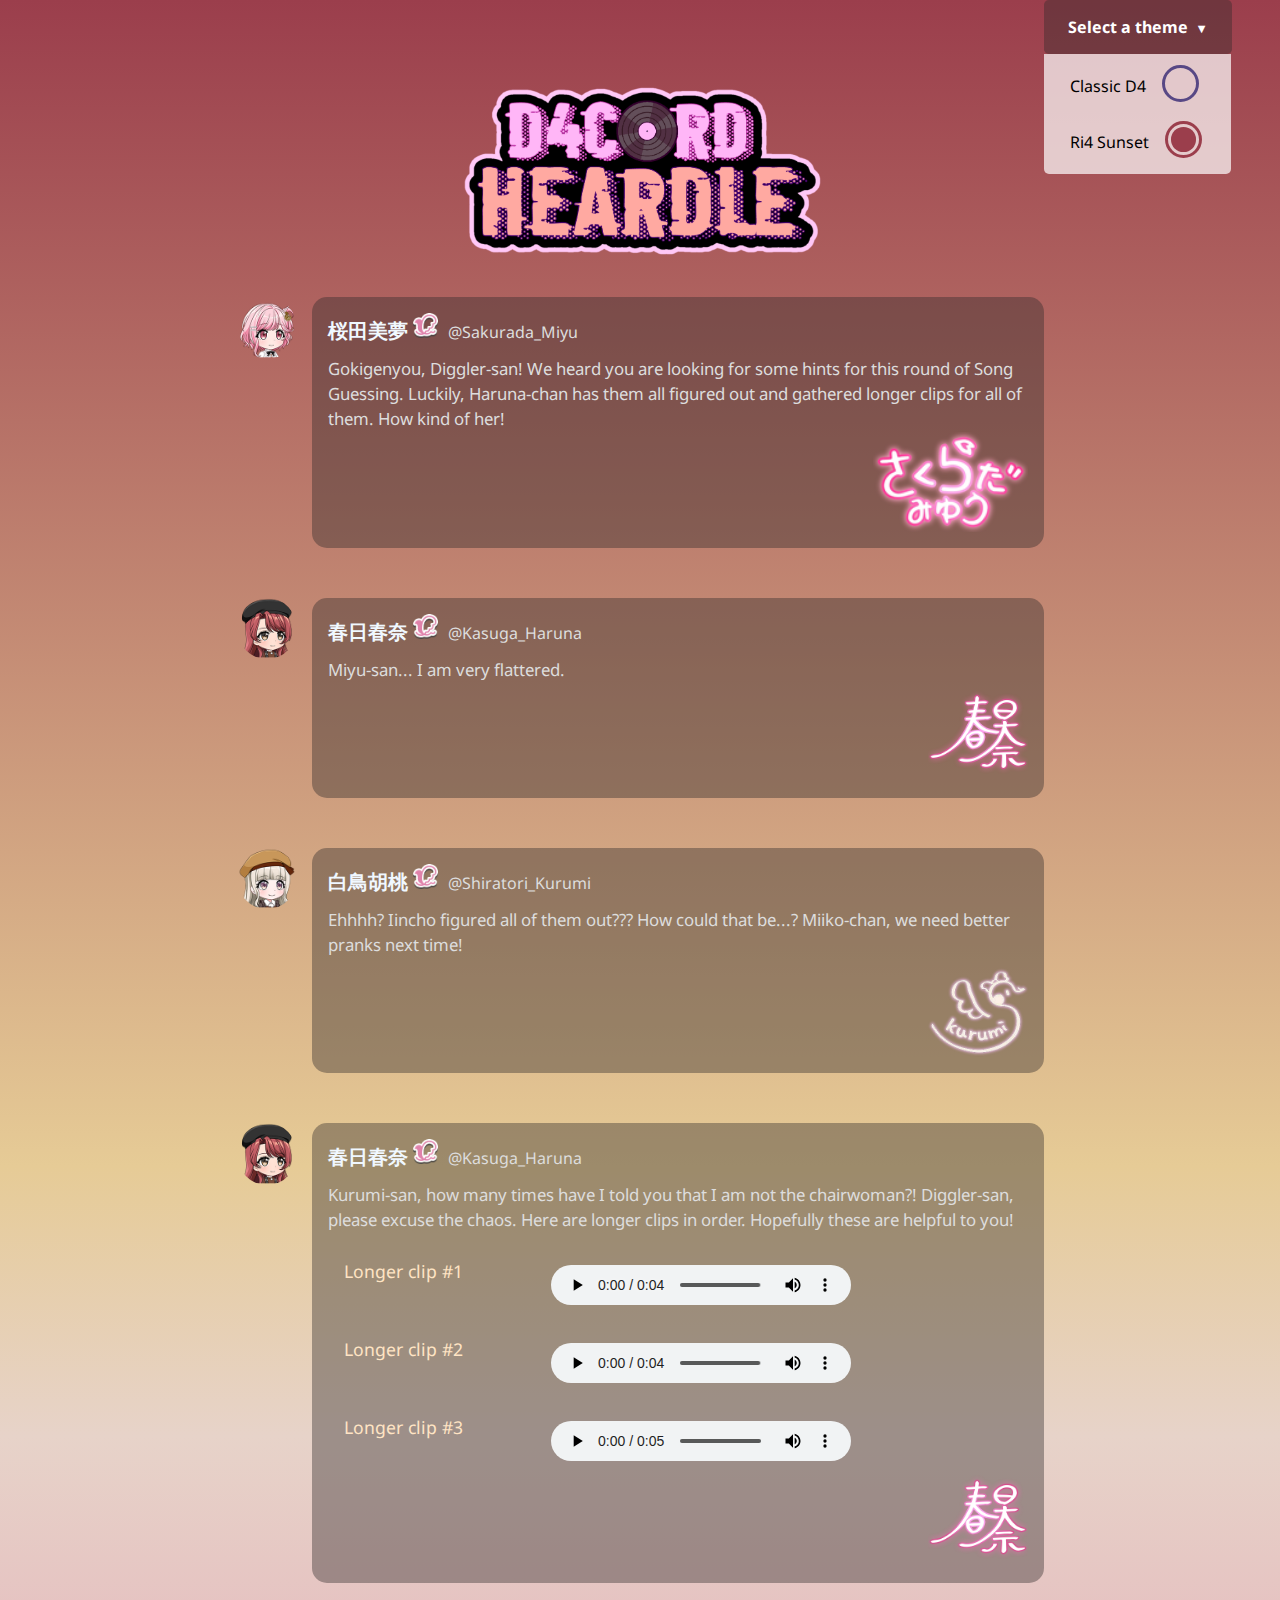
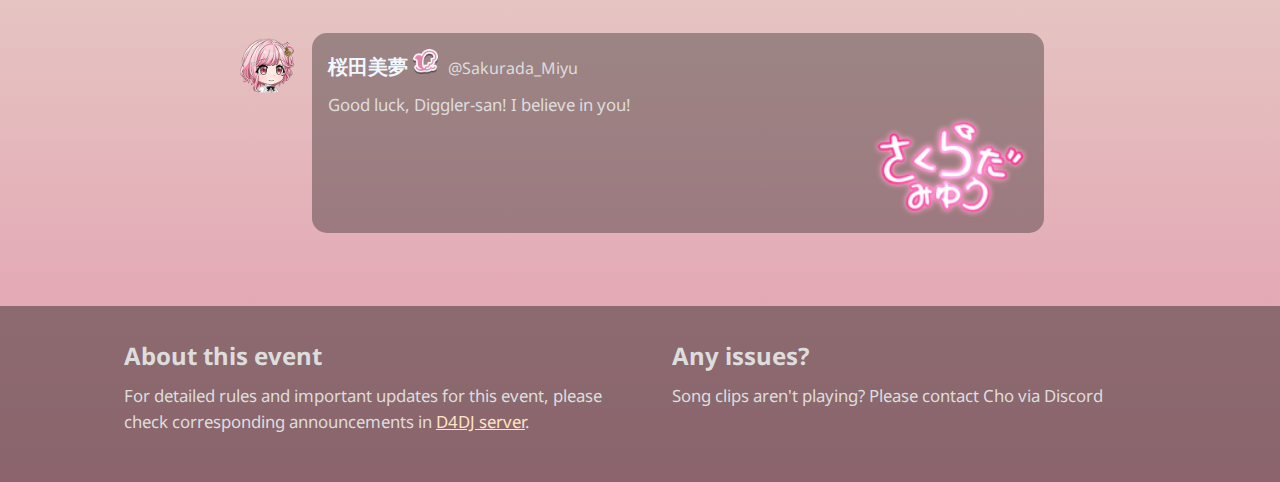
<file: index.html>
<!DOCTYPE html>
<html lang="JP">

<head>
  <meta name="viewport" content="width=device-width" />
  <link rel="stylesheet" href="style.css">
  <link rel="preconnect" href="https://fonts.googleapis.com">
  <link rel="preconnect" href="https://fonts.gstatic.com" crossorigin>
  <link href="https://fonts.googleapis.com/css2?family=Noto+Sans:wght@300;400;700&display=swap" rel="stylesheet">
</head>

<body>

  <div class="dropdown">
    <form class="theme-selector" action="">
      <button class="theme-button">
        <strong>Select a theme <span class="down">&#x25BC;</span></strong>
      </button>
      <div class="dropdown-options">
        <fieldset>
          <div class="opt">
            <label for="d4">Classic D4</label>
            <input type="radio" name="theme" id="d4">
          </div>

          <div class="opt">
            <label for="ri4">Ri4 Sunset</label>
            <input type="radio" name="theme" id="ri4" checked>
          </div>
        </fieldset>
      </div>
    </form>
  </div>

  <div class="logo">
    <img class="event-logo" src="icons/logo.png">
  </div>

  <div class="dialogue-box">
    <div class="pfp-box">
      <img class="pfp" src="icons/icon_miyu.png">
    </div>
    <div class="q-box">
      <p class="username">
        桜田美夢
        <img class="unit-icon" src="icons/icon_ri4.png">
        <span class="usertag">@Sakurada_Miyu</span>
      </p>
      <p>
        Gokigenyou, Diggler-san! We heard you are looking for some hints for this round of Song Guessing.
        Luckily, Haruna-chan has them all figured out and gathered longer clips for all of them. How kind of her! 
      </p>
      <div class="hint">
        <img class="sign" src="icons/sign_miyu.png">
      </div>
    </div>
  </div>

  <div class="dialogue-box">
    <div class="pfp-box">
      <img class="pfp" src="icons/icon_haruna.png">
    </div>
    <div class="q-box">
      <p class="username">
        春日春奈
        <img class="unit-icon" src="icons/icon_ri4.png">
        <span class="usertag">@Kasuga_Haruna</span>
      </p>
      <p>
        Miyu-san... I am very flattered.
      </p>
      <div class="hint">
        <img class="sign" src="icons/sign_haru.png">
      </div>
    </div>
  </div>

  <div class="dialogue-box">
    <div class="pfp-box">
      <img class="pfp" src="icons/icon_kurumi.png">
    </div>
    <div class="q-box">
      <p class="username">
        白鳥胡桃
        <img class="unit-icon" src="icons/icon_ri4.png">
        <span class="usertag">@Shiratori_Kurumi</span>
      </p>
      <p>
        Ehhhh? Iincho figured all of them out??? How could that be...?
        Miiko-chan, we need better pranks next time!
      </p>
      <div class="hint">
        <img class="sign" src="icons/sign_rumi.png">
      </div>
    </div>
  </div>

  <div class="dialogue-box">
    <div class="pfp-box">
      <img class="pfp" src="icons/icon_haruna.png">
    </div>
    <div class="q-box">
      <p class="username">
        春日春奈
        <img class="unit-icon" src="icons/icon_ri4.png">
        <span class="usertag">@Kasuga_Haruna</span>
      </p>
      <p>
        Kurumi-san, how many times have I told you that I am not the chairwoman?!
        Diggler-san, please excuse the chaos. Here are longer clips in order. 
        Hopefully these are helpful to you!
      </p>
      <div class="long-audio">
        <div>
          <h3>Longer clip #1<h3>
        </div>
        <div class="long-clip">
          <audio controls id="song1">
            <source src="audio_clips/2-4-1_4s.mp3" type="audio/mp3">
          </audio>
        </div>
      </div>
      
      <div class="long-audio">
        <div>
          <h3>Longer clip #2<h3>
        </div>
        <div class="long-clip">
          <audio controls id="song2">
            <source src="audio_clips/2-4-2_4s.mp3" type="audio/mp3">
          </audio>
        </div>
      </div>

      <div class="long-audio">
        <div>
          <h3>Longer clip #3<h3>
        </div>
        <div class="long-clip"> 
          <audio controls id="song3">
            <source src="audio_clips/2-4-3_4s.mp3" type="audio/mp3">
          </audio>
        </div>
      </div>

      <div class="hint">
        <img class="sign" src="icons/sign_haru.png">
      </div>
    </div>
  </div>

  <div class="dialogue-box">
    <div class="pfp-box">
      <img class="pfp" src="icons/icon_miyu.png">
    </div>
    <div class="q-box">
      <p class="username">
        桜田美夢
        <img class="unit-icon" src="icons/icon_ri4.png">
        <span class="usertag">@Sakurada_Miyu</span>
      </p>
      <p>
        Good luck, Diggler-san! I believe in you!
      </p>
      <div class="hint">
        <img class="sign" src="icons/sign_miyu.png">
      </div>
    </div>
  </div>

  <div class="footer">
    <div class="footer-text">
      <h2>About this event</h2>
      <p>
        For detailed rules and important updates for this event, please check corresponding announcements in
        <a class="server-link" href="http://discord.gg/D4DJ" target=”_blank”>D4DJ server</a>.
      </p>
    </div>
    <div class="footer-text">
      <h2>Any issues?</h2>
      <p>Song clips aren't playing? Please contact Cho via Discord
    </div>
  </div>
</body>

<script>
  let audio1 = document.getElementById("song1");
  audio1.volume = 0.5;

  let audio2 = document.getElementById("song2");
  audio2.volume = 0.5;

  let audio3 = document.getElementById("song3");
  audio3.volume = 0.5;
</script>

</html>
</file>
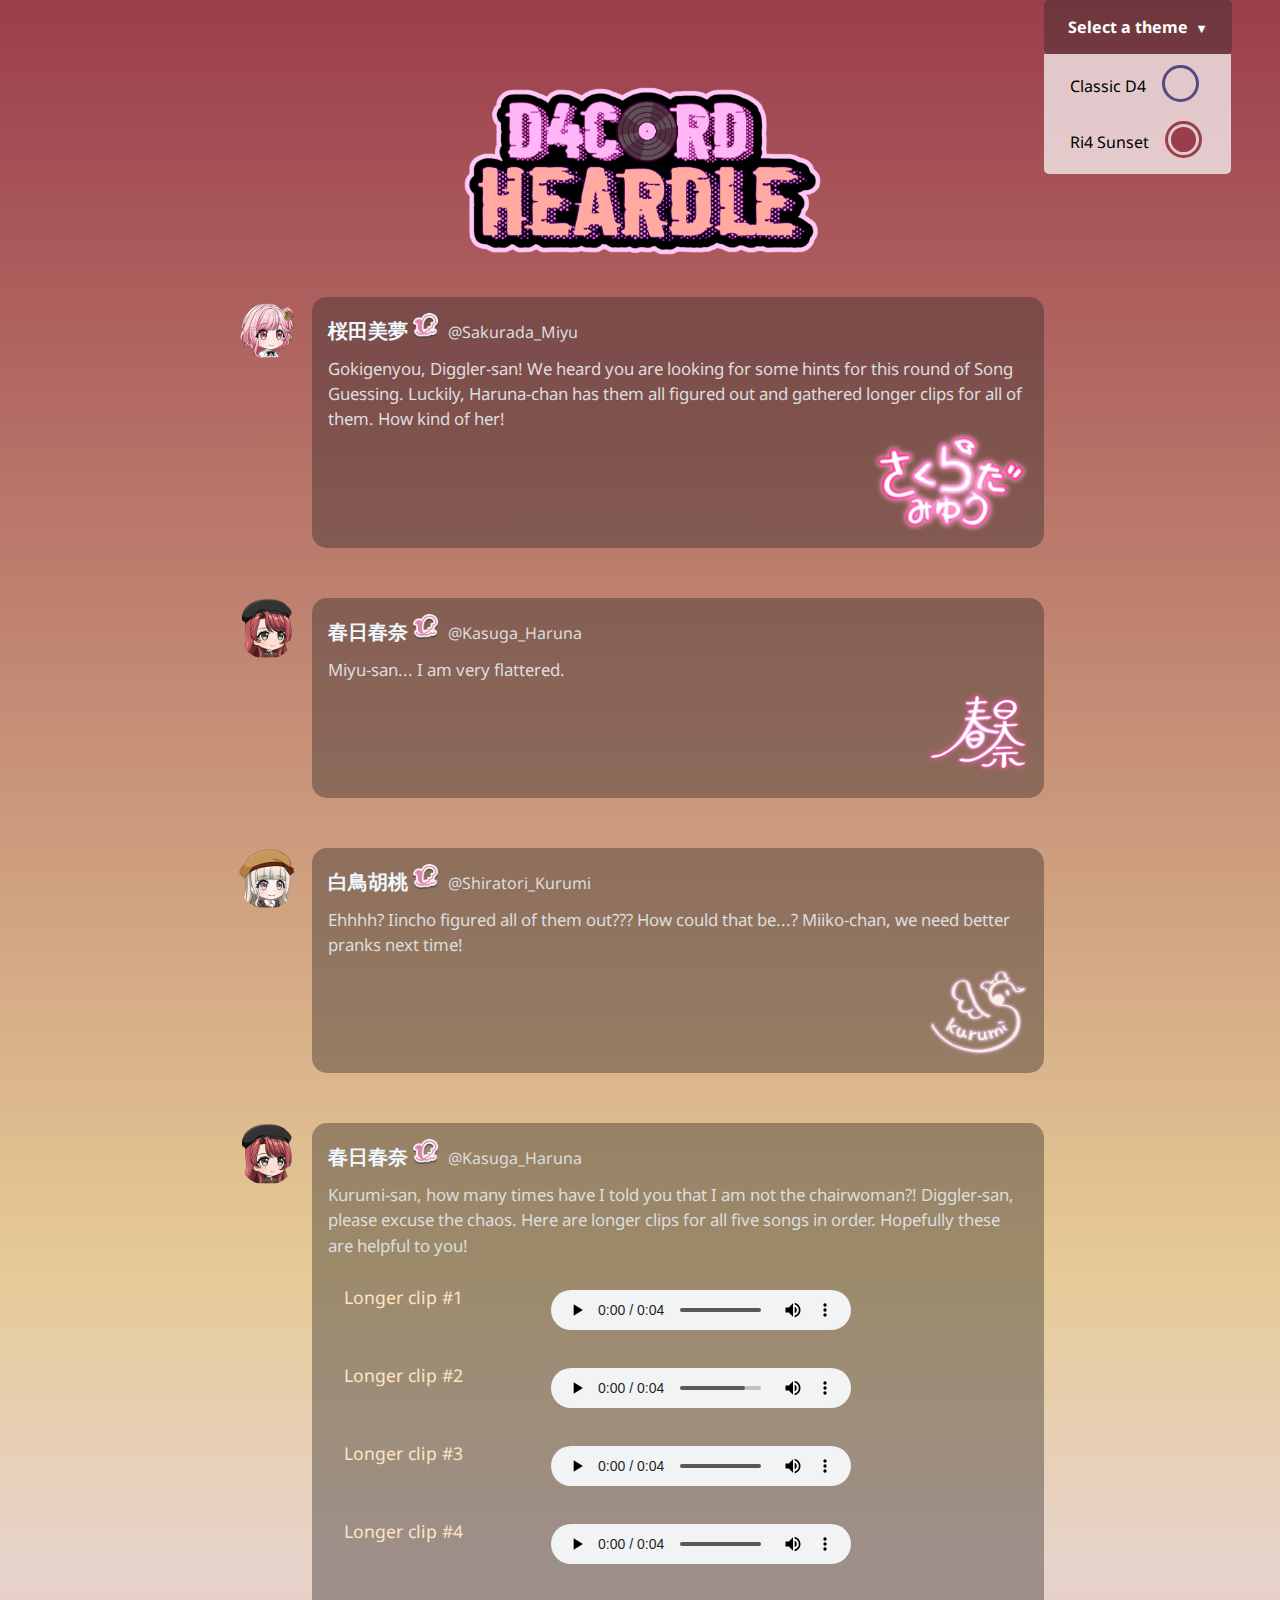
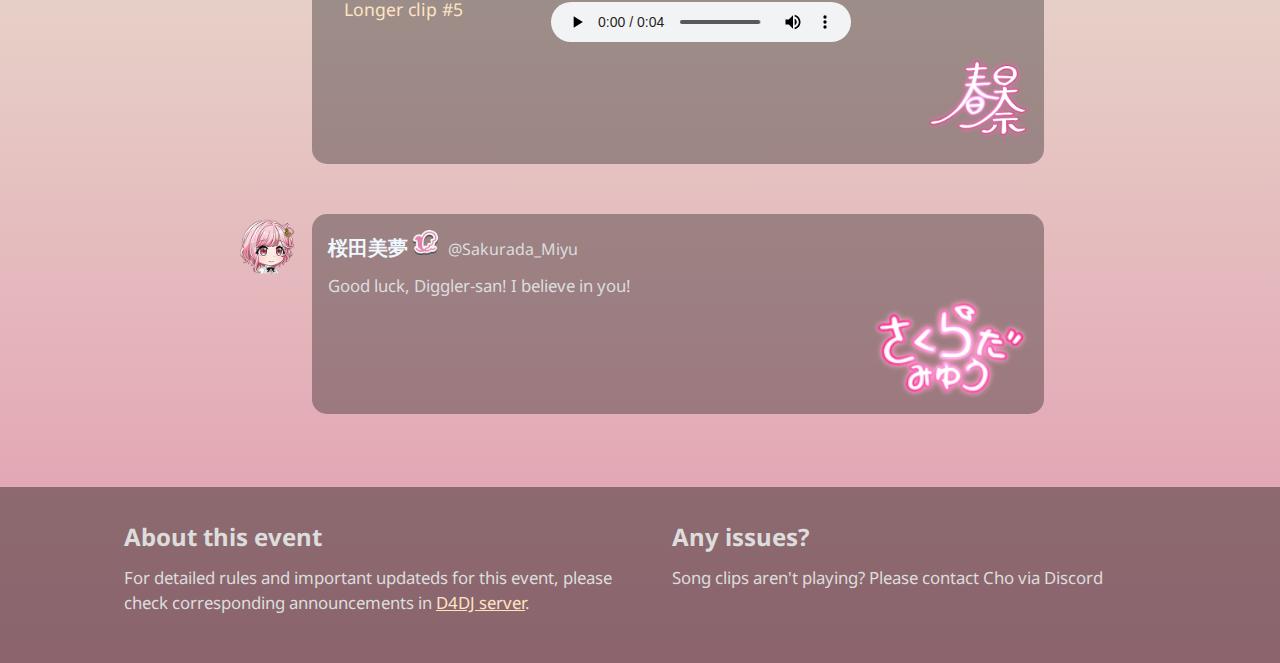
<file: longer.html>
<!DOCTYPE html>
<html lang="JP">

<head>
  <meta name="viewport" content="width=device-width" />
  <link rel="stylesheet" href="style.css">
  <link rel="preconnect" href="https://fonts.googleapis.com">
  <link rel="preconnect" href="https://fonts.gstatic.com" crossorigin>
  <link href="https://fonts.googleapis.com/css2?family=Noto+Sans:wght@300;400;700&display=swap" rel="stylesheet">
</head>

<body>

  <div class="dropdown">
    <form class="theme-selector" action="">
      <button class="theme-button">
        <strong>Select a theme <span class="down">&#x25BC;</span></strong>
      </button>
      <div class="dropdown-options">
        <fieldset>
          <div class="opt">
            <label for="d4">Classic D4</label>
            <input type="radio" name="theme" id="d4">
          </div>

          <div class="opt">
            <label for="ri4">Ri4 Sunset</label>
            <input type="radio" name="theme" id="ri4" checked>
          </div>
        </fieldset>
      </div>
    </form>
  </div>

  <div class="logo">
    <img class="event-logo" src="icons/logo.png">
  </div>

  <div class="dialogue-box">
    <div class="pfp-box">
      <img class="pfp" src="icons/icon_miyu.png">
    </div>
    <div class="q-box">
      <p class="username">
        桜田美夢
        <img class="unit-icon" src="icons/icon_ri4.png">
        <span class="usertag">@Sakurada_Miyu</span>
      </p>
      <p>
        Gokigenyou, Diggler-san! We heard you are looking for some hints for this round of Song Guessing.
        Luckily, Haruna-chan has them all figured out and gathered longer clips for all of them. How kind of her! 
      </p>
      <div class="hint">
        <img class="sign" src="icons/sign_miyu.png">
      </div>
    </div>
  </div>

  <div class="dialogue-box">
    <div class="pfp-box">
      <img class="pfp" src="icons/icon_haruna.png">
    </div>
    <div class="q-box">
      <p class="username">
        春日春奈
        <img class="unit-icon" src="icons/icon_ri4.png">
        <span class="usertag">@Kasuga_Haruna</span>
      </p>
      <p>
        Miyu-san... I am very flattered.
      </p>
      <div class="hint">
        <img class="sign" src="icons/sign_haru.png">
      </div>
    </div>
  </div>

  <div class="dialogue-box">
    <div class="pfp-box">
      <img class="pfp" src="icons/icon_kurumi.png">
    </div>
    <div class="q-box">
      <p class="username">
        白鳥胡桃
        <img class="unit-icon" src="icons/icon_ri4.png">
        <span class="usertag">@Shiratori_Kurumi</span>
      </p>
      <p>
        Ehhhh? Iincho figured all of them out??? How could that be...?
        Miiko-chan, we need better pranks next time!
      </p>
      <div class="hint">
        <img class="sign" src="icons/sign_rumi.png">
      </div>
    </div>
  </div>

  <div class="dialogue-box">
    <div class="pfp-box">
      <img class="pfp" src="icons/icon_haruna.png">
    </div>
    <div class="q-box">
      <p class="username">
        春日春奈
        <img class="unit-icon" src="icons/icon_ri4.png">
        <span class="usertag">@Kasuga_Haruna</span>
      </p>
      <p>
        Kurumi-san, how many times have I told you that I am not the chairwoman?!
        Diggler-san, please excuse the chaos. Here are longer clips for all five songs
        in order. Hopefully these are helpful to you!
      </p>
      <div class="long-audio">
        <div>
          <h3>Longer clip #1<h3>
        </div>
        <div class="long-clip">
          <audio controls id="song4">
            <source src="audio_clips/2-1-1_4s.mp3" type="audio/mp3">
          </audio>
        </div>
      </div>
      
      <div class="long-audio">
        <div>
          <h3>Longer clip #2<h3>
        </div>
        <div class="long-clip">
          <audio controls id="song4">
            <source src="audio_clips/2-1-2_4s.mp3" type="audio/mp3">
          </audio>
        </div>
      </div>

      <div class="long-audio">
        <div>
          <h3>Longer clip #3<h3>
        </div>
        <div class="long-clip"> 
          <audio controls id="song4">
            <source src="audio_clips/2-1-3_4s.mp3" type="audio/mp3">
          </audio>
        </div>
      </div>

      <div class="long-audio">
        <div>
          <h3>Longer clip #4<h3>
        </div>
        <div class="long-clip">
          <audio controls id="song4">
            <source src="audio_clips/2-1-4_4s.mp3" type="audio/mp3">
          </audio>
        </div>
      </div>

      <div class="long-audio">
        <div>
          <h3>Longer clip #5<h3>
        </div>
        <div class="long-clip">
          <audio controls id="song4">
            <source src="audio_clips/2-1-5_4s.mp3" type="audio/mp3">
          </audio>
        </div>
      </div>
      <div class="hint">
        <img class="sign" src="icons/sign_haru.png">
      </div>
    </div>
  </div>

  <div class="dialogue-box">
    <div class="pfp-box">
      <img class="pfp" src="icons/icon_miyu.png">
    </div>
    <div class="q-box">
      <p class="username">
        桜田美夢
        <img class="unit-icon" src="icons/icon_ri4.png">
        <span class="usertag">@Sakurada_Miyu</span>
      </p>
      <p>
        Good luck, Diggler-san! I believe in you!
      </p>
      <div class="hint">
        <img class="sign" src="icons/sign_miyu.png">
      </div>
    </div>
  </div>

  <div class="footer">
    <div class="footer-text">
      <h2>About this event</h2>
      <p>
        For detailed rules and important updateds for this event, please check corresponding announcements in
        <a class="server-link" href="http://discord.gg/D4DJ" target=”_blank”>D4DJ server</a>.
      </p>
    </div>
    <div class="footer-text">
      <h2>Any issues?</h2>
      <p>Song clips aren't playing? Please contact Cho via Discord
    </div>
  </div>
</body>

<script>
  let audio1 = document.getElementById("song1");
  audio1.volume = 0.5;

  let audio2 = document.getElementById("song2");
  audio2.volume = 0.5;

  let audio3 = document.getElementById("song3");
  audio3.volume = 0.5;

  let audio4 = document.getElementById("song4");
  audio4.volume = 0.5;

  let audio5 = document.getElementById("song5");
  audio5.volume = 0.5;
</script>

</html>
</file>
<file: style.css>
:root {
  --d4-blend: linear-gradient(90deg, rgba(113, 14, 108, 0.7) 0%,
      rgba(120, 18, 196, 0.7) 55%, rgba(28, 17, 103, 0.7) 93%);

  --ri4-blend: linear-gradient(0deg, rgb(226, 153, 174) 0%,
      rgb(231, 211, 201) 31%, rgb(230, 203, 150) 44%,
      rgba(155, 62, 76, 1) 100%);

  --d4-dark: rgba(28, 17, 103, 0.7);
  --ri4-dark: rgb(155, 62, 76);

  --bg: var(--d4-blend);
}

body {
  background: var(--bg);
  line-height: 1.5;
  font-family: Noto Sans, Arial;
  margin: 0;
}

p, h2, h3 {
  color: rgb(221, 221, 221);
  margin: 0;
}

p {
  font-size: 1.05rem;
}

h2 {
  margin-bottom: 0.6rem;
}

h3 {
  color: bisque;
  font-weight: 400;
  font-size: 1.1rem;
}

audio {
  height: 2.5rem;
  margin-left: 1rem;
  margin-top: 1rem;
}

.dropdown,
.hint {
  display: flex;
  justify-content: flex-end;
}

.dropdown{
  margin-right: 3rem;
}

.dropdown-options>fieldset {
  border: 0;
  border-radius: 0 0 1rem 1rem;
  padding: 0 1.5rem;
}

.theme-selector input[type="radio"] {
  appearance: none;
  display: inline;
  margin-left: 1rem;
  width: 2.3rem;
  height: 2.3rem;
  border: 3px solid var(--radio-color, currentColor);
  border-radius: 50%;
  background-clip: content-box;
  padding: 0.2rem;
}

.theme-button {
  border: none;
  background: rgba(48, 43, 43, 0.4);
  font-family: Noto Sans;
  font-size: 1rem;
  color: white;
  border-radius: 0.3rem;
  padding: 1rem 1.5rem;
  cursor: pointer;
}

.down {
  font-size: 0.8rem;
  margin-left: 0.2rem;
}

.dropdown-options {
  display: none;
  position: absolute;
  overflow: auto;
  background-color: rgba(255, 255, 255, 0.7);
  border-radius: 0 0 5px 5px;
}

.dropdown:hover .dropdown-options {
  display: block;
}

.opt {
  display: flex;
  line-height: 3rem;
  margin: 0.5rem 0;
}

.theme-selector input[type="radio"]:checked {
  background-color: var(--radio-color);
}

.theme-selector input[type="radio"]#d4 {
  --radio-color: var(--d4-dark);
}

.theme-selector input[type="radio"]#ri4 {
  --radio-color: var(--ri4-dark);
}

:root:has(#ri4:checked) {
  --bg: var(--ri4-blend);
}

.logo {
  display: flex;
  justify-content: center;
  margin-top: 1rem;
}

.event-logo {
  padding: 10px;
  width: 370px;
}

.dialogue-box {
  display: flex;
  flex-direction: row;
  padding: 25px;
  justify-content: center;
}

.pfp {
  width: 100%;
  border-radius: 50%;
}

.pfp-box {
  margin-right: 15px;
  width: 60px;
  min-width: 50px;
}

.q-box {
  flex: 1;
  border-radius: 15px;
  padding: 1rem;
  transition: background-color 0.3s;
  background-color: rgba(48, 43, 43, 0.4);
  max-width: 700px;
}

.q-box:hover {
  background-color: rgba(10, 10, 10, 0.5);
}

.username {
  font-size: 20px;
  font-weight: 700;
  margin-bottom: 10px;
  color: aliceblue;
}

.usertag {
  font-size: 16px;
  color: rgb(221, 221, 221);
  font-weight: 400;
  margin-left: 5px;
}

.unit-icon {
  height: 25px;
}

.sign {
  height: 100px;
}

.ans {
  padding: 0.8rem;
  border-radius: 1rem;
  font-size: 1rem;
  font-family: Noto Sans;
  border: solid 0.17rem white;
  background: none;
  cursor: pointer;
  color: rgb(221, 221, 221);
  transition: transform 0.15s;
}

.ans:hover{
  transform: perspective(0.2rem) scale3d(1.044, 1.044, 1) translateZ(0);
}

.instructions {
  margin-top: 1rem;
}

.audio-section {
  display: flex;
  flex-direction: row;
  align-items: center;
  margin-left: 1rem;
  justify-content: space-between;
}

.end {
  background-color: rgba(238, 230, 230, 0.6);
  margin: 10px auto;
  width: fit-content;
  border-radius: 10px;
  padding: 0.5rem;
}

.end-message {
  font-size: 0.85rem;
  color: black;
}

.footer {
  margin-top: 3rem;
  display: flex;
  flex-direction: row;
  background-color: rgba(81, 65, 65, 0.6);
  padding: 2rem 2rem 3rem 3rem;
  justify-content: center;
  gap: 3rem;
}
  

.footer-text {
  flex: 1;
  max-width: 500px;
}

.server-link {
  color: bisque;
}

.long-audio {
  display: flex;
  flex-direction: row;
  align-items: center;
  gap: 4.5rem;
  margin-left: 1rem;
}

.long-clip {
  margin-top: 1rem;
}
</file>
